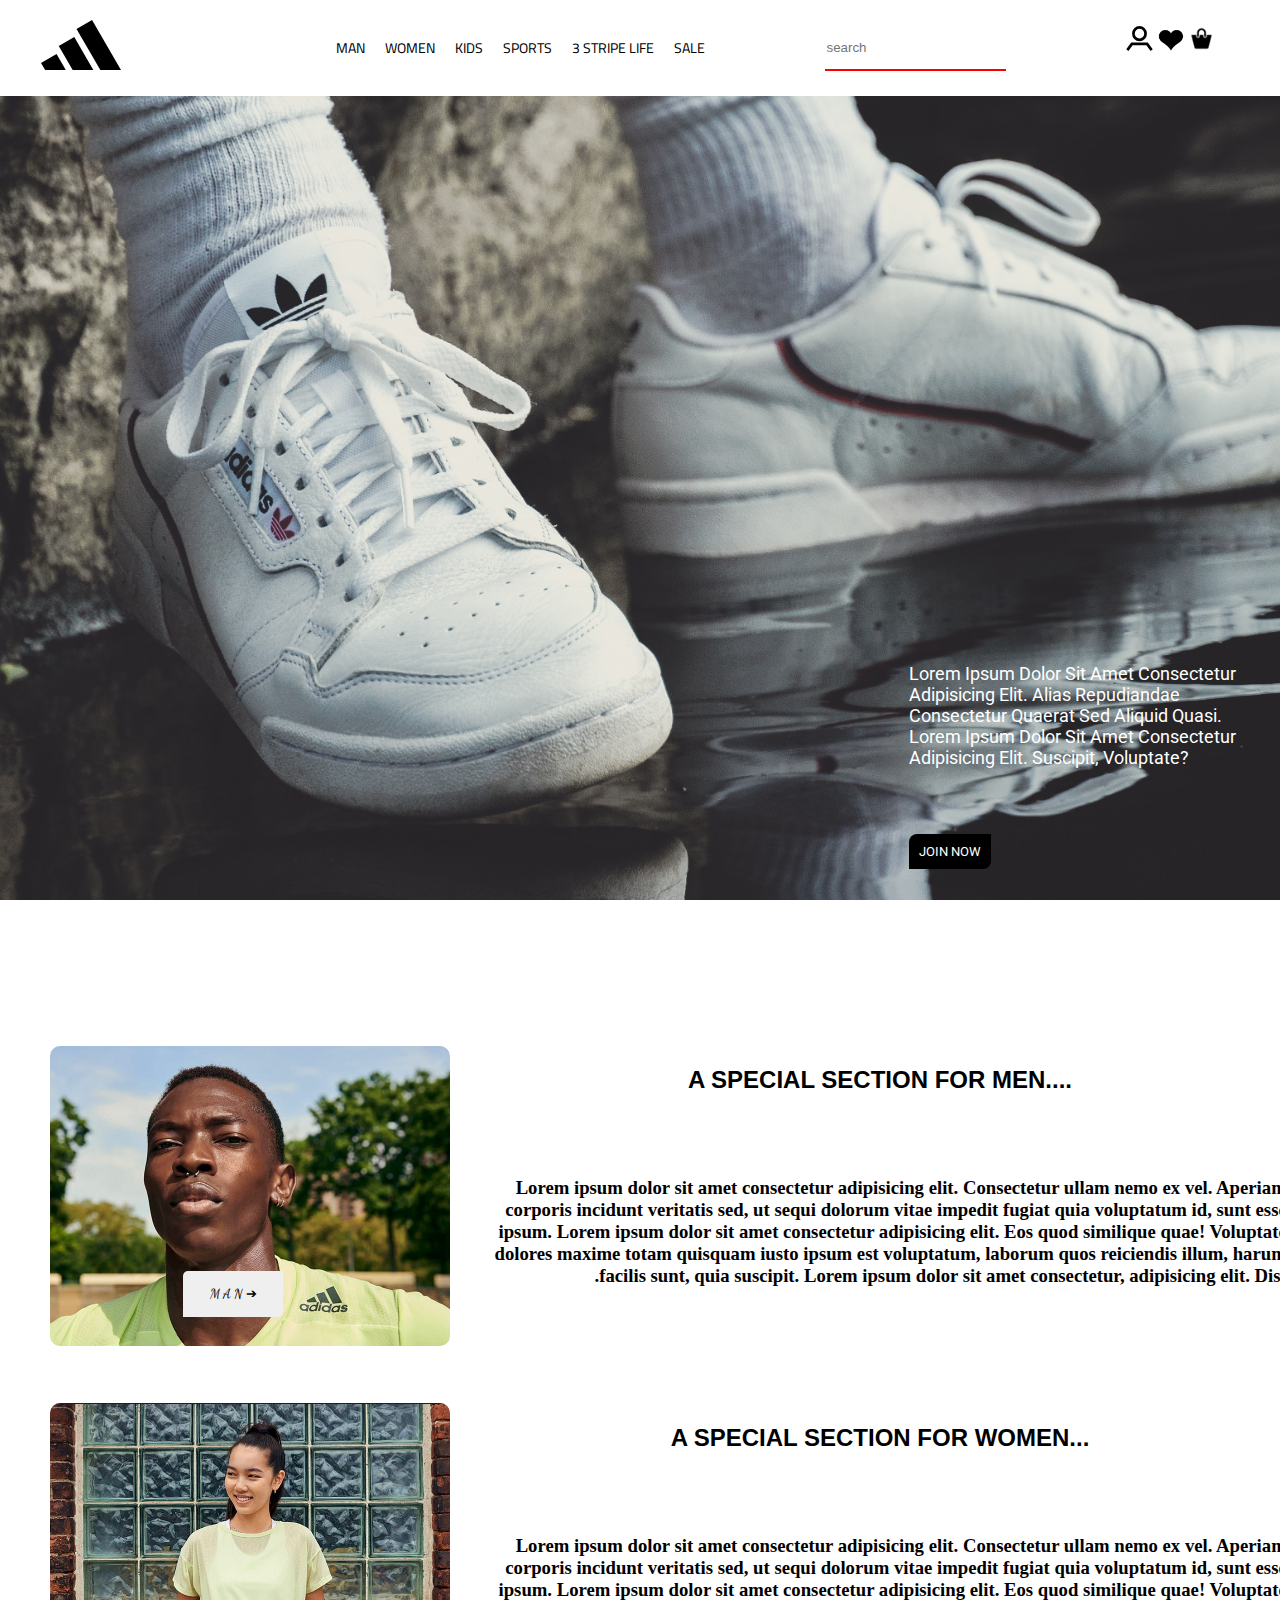
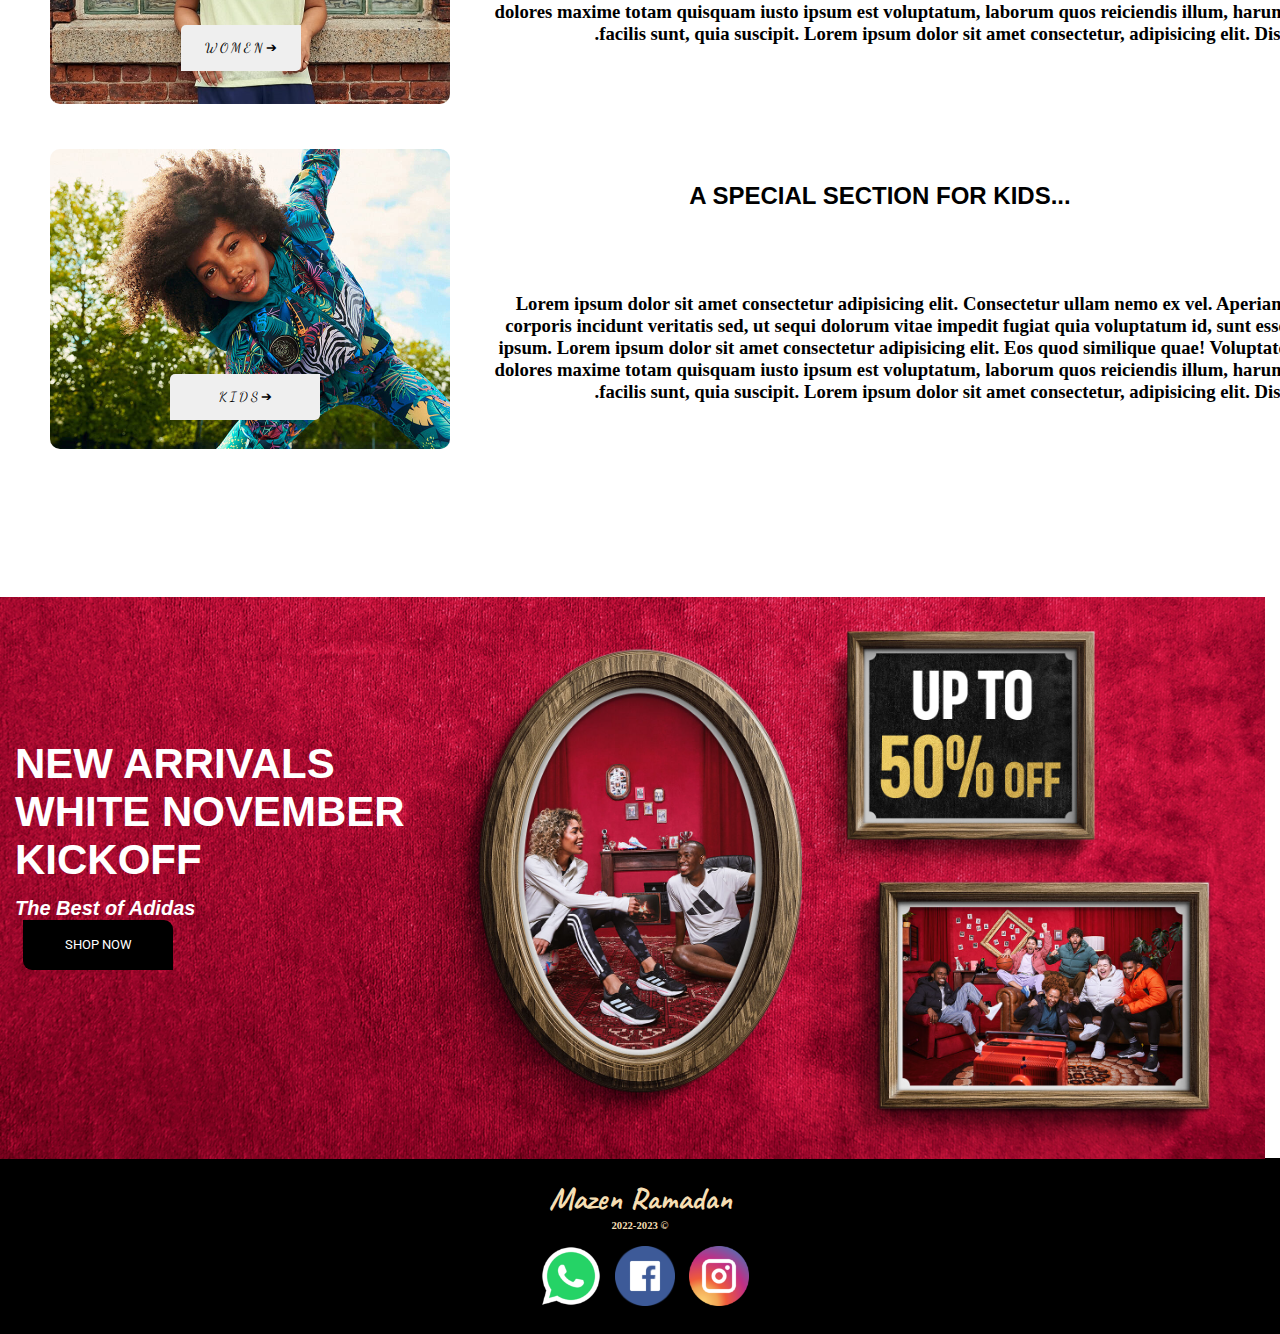
<file: index.html>
<!DOCTYPE html>
<html lang="en">
<head>
    <meta charset="UTF-8">
    <meta http-equiv="X-UA-Compatible" content="IE=edge">
    <meta name="viewport" content="width=device-width, initial-scale=1.0">
    <title>Adids Sports</title>
    <link rel="stylesheet" href="style.css">
    <link rel="icon" href="img/running.png">
    <link rel="preconnect" href="https://fonts.googleapis.com">
    <link rel="preconnect" href="https://fonts.gstatic.com" crossorigin>
    <link href="https://fonts.googleapis.com/css2?family=Cairo:wght@400;700&display=swap" rel="stylesheet">
    <link rel="preconnect" href="https://fonts.googleapis.com">
    <link rel="preconnect" href="https://fonts.gstatic.com" crossorigin>
    <link href="https://fonts.googleapis.com/css2?family=Cairo:wght@900&display=swap" rel="stylesheet">
    <link rel="preconnect" href="https://fonts.googleapis.com">
    <link rel="preconnect" href="https://fonts.gstatic.com" crossorigin>
    <link href="https://fonts.googleapis.com/css2?family=Roboto:ital,wght@1,500&display=swap" rel="stylesheet">
    <link rel="preconnect" href="https://fonts.googleapis.com">
    <link rel="preconnect" href="https://fonts.gstatic.com" crossorigin>
    <link rel="preconnect" href="https://fonts.googleapis.com">
    <link rel="preconnect" href="https://fonts.gstatic.com" crossorigin>
    <link href="https://fonts.googleapis.com/css2?family=Dancing+Script:wght@500&display=swap" rel="stylesheet">
    <link rel="preconnect" href="https://fonts.googleapis.com">
    <link rel="preconnect" href="https://fonts.gstatic.com" crossorigin>
    <link href="https://fonts.googleapis.com/css2?family=Caveat:wght@600&display=swap" rel="stylesheet">
    <link rel="preconnect" href="https://fonts.googleapis.com">
    <link rel="preconnect" href="https://fonts.gstatic.com" crossorigin>
    <link href="https://fonts.googleapis.com/css2?family=Cinzel&display=swap" rel="stylesheet">
</head>
<body>
     <header>
        <nav><img class="logo" src="img/adidas_logo.svg"></nav>
        <ul>
        <div class="link">
            <a href="#"><li>MAN</li></a>
            <a href="#"><li>WOMEN</li></a>
            <a href="#"><li>KIDS</li></a>
            <a href="#"><li>SPORTS</li></a>
            <a href="#"><li>3 STRIPE LIFE</li></a>
            <a href=""><li>SALE</li></a>
        </div>
            <input class="search" type="search" name="" placeholder="search">
            <div class="divv">
            <a class="logo2" href="#"><img  src="img/profile.svg" width="27px"></a>
            <a class="logo3" href="#"><img src="img/seo-social-web-network-internet_132_icon-icons.com_61506.png" width="27px"></a>
            <a class="logo4" href="#"><img  src="img/353439-basket-buy-cart-ecommerce-online-purse-shop-shopping_107515.png" width="27px"></a>
            </div>
        </ul>
     </header>
     <div class="div1">
        <div class="img">
         <p>Lorem ipsum dolor sit amet consectetur adipisicing elit. Alias repudiandae consectetur quaerat sed aliquid quasi.
            Lorem ipsum dolor sit amet consectetur adipisicing elit. Suscipit, voluptate?
         </p>
         <button class="btn5" onclick="test()">JOIN NOW</button>
        </div>
     </div>
     <div class="bg2">
        <div class="taxt">
        <h2>A special section for men....</h2>
        <h3>Lorem ipsum dolor sit amet consectetur adipisicing elit. Consectetur ullam nemo ex vel. Aperiam corporis incidunt veritatis sed,
            ut sequi dolorum vitae impedit fugiat quia voluptatum id, sunt esse ipsum.
           Lorem ipsum dolor sit amet consectetur adipisicing elit. Eos quod similique quae! Voluptate dolores maxime totam quisquam iusto ipsum
            est voluptatum, laborum quos reiciendis illum, harum facilis sunt, quia suscipit.
           Lorem ipsum dolor sit amet consectetur, adipisicing elit. Dist.</h3>
            <img src="img/man.jpg">
            <a href="#"><button>M A N ➔</button></a>
        </div>


         <div class="png2">
            <h2>A special section for WOMEN...</h2>
        <h3>Lorem ipsum dolor sit amet consectetur adipisicing elit. Consectetur ullam nemo ex vel. Aperiam corporis incidunt veritatis sed,
            ut sequi dolorum vitae impedit fugiat quia voluptatum id, sunt esse ipsum.
           Lorem ipsum dolor sit amet consectetur adipisicing elit. Eos quod similique quae! Voluptate dolores maxime totam quisquam iusto ipsum
            est voluptatum, laborum quos reiciendis illum, harum facilis sunt, quia suscipit.
           Lorem ipsum dolor sit amet consectetur, adipisicing elit. Dist.</h3>
            <img src="img/FRONTHPWOMEN.png" alt="">
            <a href="#"><button>W O M E N ➔</button></a>
        </div>

         <div class="png3">
            <h2>A special section for KIDS...</h2>
            <h3>Lorem ipsum dolor sit amet consectetur adipisicing elit. Consectetur ullam nemo ex vel. Aperiam corporis incidunt veritatis sed,
                ut sequi dolorum vitae impedit fugiat quia voluptatum id, sunt esse ipsum.
               Lorem ipsum dolor sit amet consectetur adipisicing elit. Eos quod similique quae! Voluptate dolores maxime totam quisquam iusto ipsum
                est voluptatum, laborum quos reiciendis illum, harum facilis sunt, quia suscipit.
               Lorem ipsum dolor sit amet consectetur, adipisicing elit. Dist.</h3>
          <img src="img/Kids.jpg" alt="">
          <a href="#"><button>K I D S ➔</button></a>
         </div>
     </div>

    <nav class="nav">
        
        <img class="sss" src="img/0000-MENA_WHITENOVEMBER_MH_D_2880x1280px_EN-2.jpg" alt="">
        <strong>NEW ARRIVALS WHITE NOVEMBER ﻿KICKOFF</strong>
        <em>The Best of Adidas</em>
        <a href="#"><button class="btn7">SHOP NOW</button></a>
    </nav>
  
        <footer>
            <h1 class="h1fot">Mazen Ramadan </h1>
            <h6>2022-2023 ©</h6>
            <a href=""><img src="img/wat.png" alt=""></a>
            <a href=""><img src="img/fa.png" alt=""></a>
            <a href=""><img src="img/insta.png" alt=""></a>
        </footer>
    <script src="main.js"></script>
</body>
</html>
</file>
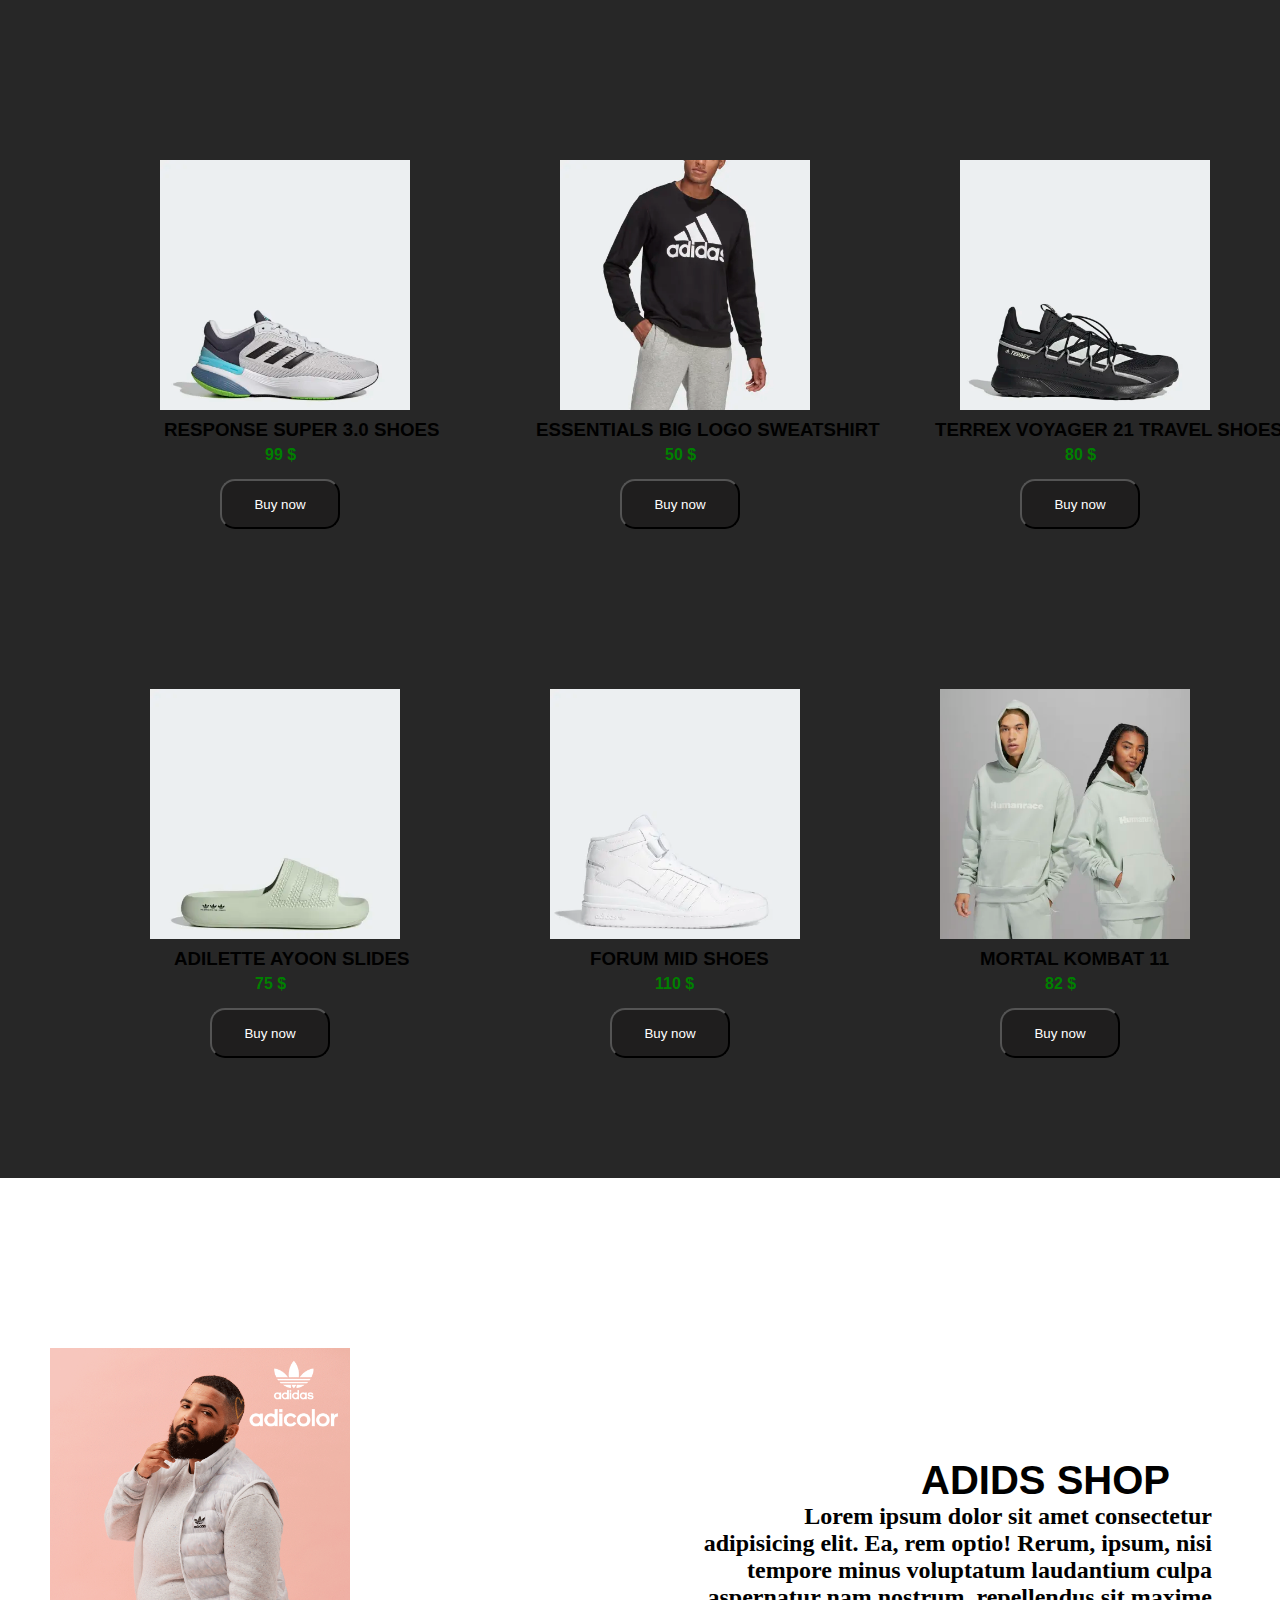
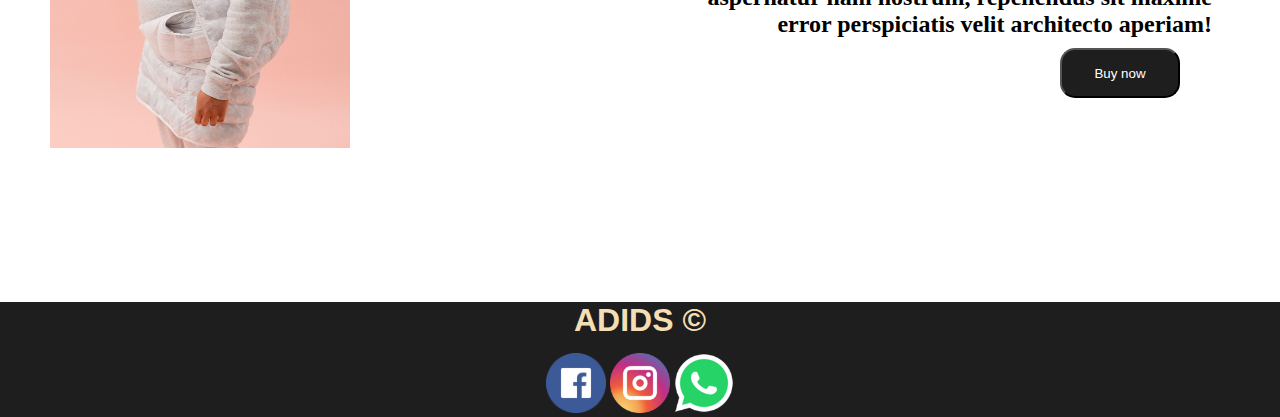
<file: conrt.html>
<!DOCTYPE html>
<html lang="en">
    <head>
        <meta charset="UTF-8">
        <meta http-equiv="X-UA-Compatible" content="IE=edge">
        <meta name="viewport" content="width=device-width, initial-scale=1.0">
        <title>PROJECT</title>
        <link rel="stylesheet" href="styling.css">
        <link rel="icon" href="icon/pikachu_icon-icons.com_67535.png">
    </head>
    <body>




   <section class="con1">
    <div class="cont2">
    <div class="card">
    <div class="img">
    <img src="img/e823f2da4786483497c9ae8900037a03_9366.webp" alt="">
    </div>
    <div class="info">
    <h3 class="text5">RESPONSE SUPER 3.0 SHOES</h3>
    <h4>99 $</h4>
    <input  type="submit" value="Buy now">
    </div>
    </div>
    </div>

    <div class="card2">
        <div class="img">
        <img src="img/bedc2ab16a4b44dc9355ac710121dcca_9366.webp" alt="">
        </div>
        <div class="info">
        <h3 class="text2">ESSENTIALS BIG LOGO SWEATSHIRT</h3>
        <h4>50 $</h4>
        <input  type="submit" value="Buy now">
        </div>
        </div>
        </div>
        <div class="card3">
            <div class="img">
            <img src="img/21f9a7d0851547a6a33bacaa011627e4_9366.webp" alt="">
            </div>
            <div class="info">
            <h3 class="text3">TERREX VOYAGER 21 TRAVEL SHOES</h3>
            <h4>80 $</h4>
            <input  type="submit" value="Buy now">
            </div>
            </div>
       <div class="con3">
    </div>
   </section>
  




   <section class="con2">
    <div class="cont2">
    <div class="card">
    <div class="img">
    <img src="img/b5387fafe65e4d04886cae9800923f04_9366.webp" alt="">
    </div>
    <div class="info">
    <h3 class="text4">ADILETTE AYOON SLIDES</h3>
    <h4>75 $</h4>
    <input  type="submit" value="Buy now">
    </div>
    </div>
    </div>

    <div class="card3">
        <div class="img">
        <img src="img/210749af188848e9b3c8ac5e002ad539_9366.webp" alt="">
        </div>
        <div class="info">
        <h3 class="text1">FORUM MID SHOES</h3>
        <h4>110 $</h4>
        <input  type="submit" value="Buy now">
        </div>
        </div>
    </div>

        <div class="card3">
            <div class="img">
            <img src="img/d9be88bd71fb4b29abc8af0b01764ce0_9366.webp" alt="">
            </div>
            <div class="info">
            <h3 class="text6">Mortal Kombat 11</h3>
            <h4>82 $</h4>
            <input  type="submit" value="Buy now">
            </div>
        </div>
       <div class="con3">
    </div>
   </section>


   <div class="log1">
    <div class="textp">
        <h1>ADIDS SHOP </h1>
        <h2>Lorem ipsum dolor sit amet consectetur adipisicing elit. Ea, rem optio! Rerum, ipsum, nisi tempore minus voluptatum laudantium culpa
             aspernatur nam nostrum, repellendus sit maxime error perspiciatis velit architecto aperiam!</h2>
             <input class="btn5"  type="submit" value="Buy now">
    </div>
<div class="log2">
  <img src="img/0000_adicolor_TC.gif" alt="">
</div>
</div>


<footer>
    <h1>ADIDS ©</h1>
    <a href="#"><img src="img/fa.png" alt=""></a>
    <a href="#"><img src="img/insta.png" alt=""></a>
    <a href="#"><img src="img/wat.png"></a>
</footer>

</body>
</html>
</file>
<file: style.css>
*{
    margin: 0;
}

div{
    position: relative;
    overflow: hidden;
}

.one{
    background-color: rgb(165, 165, 165);
    text-align: center;
    width: 300px;
    padding: 20px;
    border-radius: 10px;
    position: absolute;
}




.two{
    background-color: rgb(165, 165, 165);
    text-align: center;
    width: 300px;
    padding: 20px;
    border-radius: 10px;
    position: absolute;
    left: 38%;
    
}

.three{
    background-color: rgb(165, 165, 165);
    text-align: center;
    width: 300px;
    padding: 20px;
    border-radius: 10px;
    position: absolute;
    left: 74%;
}



s{
    color: red;
}

h4{
    color: green;
}


.logo{
    width: 80px;
    margin-right: 50px;
    transition: 0.5s;
}

header{
    list-style-type: none;
    display: flex;
    justify-content: center;
}

ul{
    list-style-type: none;
    display: flex;
    padding: 25px;
}

li{
    padding: 10px;
    transform: scale();
}

a .logo2{
    width: 25px;
    margin-left: 250px;
    
}
 a.logo3{
     width: 20px; 
     height: 20; 
    
}
a.logo4{
    width: 32px;
    height: 20;
   
}


.img{
    background-image: url(img/pexels-the-happiest-face-\)-1225136.jpg);
    background-repeat: no-repeat;
    width: 100%;
    height: 100vh;
    background-position: center;
    background-size: cover;
    background-attachment: fixed;
}

p{
    width: 327px;
    position: absolute;
    left: 71%;
    top: 63%;
    color: white;
    font-family: 'Roboto', sans-serif;
    font-size: 18px;
    text-transform: capitalize;

}

.div1{
    position: relative;
}

.btn5{
    position: absolute;
    left: 71%;
    top: 82%;
    background-color: black;
    color: white;
    padding: 10px;
    border-radius: 8px 0px 8px 0px;
    border: none;
    font-family: 'Roboto', sans-serif;
    transition: 0.7s;
}

a{
    text-decoration: none;
    font-family: 'Cairo', sans-serif;
    color: black;
    font-size: 14px;
}

.search{
   margin-left: 80px;
   border: none;
   border-bottom: 2px solid red;
}

a:hover{
    color: crimson;
    transition: 0.3s;
}

.divv{
    margin-left: 120px;
}


.btn5:hover{
    background-color: white;
    color: black;
    transition: 0.7s;
    border-radius: 0px 8px 0px 8px;
}

nav{
    margin-right: 130px;
    margin-top: 20px;
}

.link{
   display: flex;
   margin-right: 30px;
}



.search:focus{
    outline: none;
    animation-name: search-color;
    animation-duration: 10s;
}


::selection{
    background-color: rgb(255, 0, 0);
    color: yellow;
}


@keyframes search-color {
    0%{
        border-bottom: 2px solid rgb(30, 255, 0);
        border-bottom: 2px solid rgb(200, 255, 0);
        border-bottom: 2px solid rgb(255, 145, 0);
    }
    50%{
        border-bottom: 2px solid rgb(255, 5, 26);
        border-bottom: 2px solid rgb(255, 5, 130);
        border-bottom: 2px solid rgb(197, 5, 255);
    }
    100%{
        border-bottom: 2px solid rgb(0, 225, 255);
        border-bottom: 2px solid rgb(0, 255, 55);
        border-bottom: 2px solid rgb(255, 0, 170);
    }
}

.logo:hover{
    transform: scale(1.1);
}


h2{
    margin-top: 70px;
    font-family: "AdihausDIN",sans-serif;
    font-weight: 700;
    margin-left: 20em;
    text-transform: uppercase;
    margin-bottom: 80px;
    text-align: center;
    
}

/* .bg2{
    float: left;
    position: relative;
} */

.bg2 .taxt img{
    width: 400px;
    position: relative;
    margin-left: 50px;
    margin-top: -241px;
    transition: 0.7s;
    border-radius: 10px;
}
.bg2 .taxt button{
    padding: 15px;
    position: absolute;
    left: 183px;
    top: 275px;
    border: none;
    border-radius: 5px 0 5px 0;
    font-family: 'Dancing Script', cursive;
    width: 100px;

}

 .png2 img{
    width: 400px;
    margin-left: 50px;
    position: relative;
    margin-top: 10px;
    margin-top: -242px;
    /* transition: 0.7s; */
    border-radius: 10px;
}
 .png2 button{
    padding: 15px;
    position: absolute;
    left: 181px;
    top: 271px;
    border: none;
    border-radius: 5px 0 5px 0;
    font-family: 'Dancing Script', cursive;
    width: 120px;

}

 .png3 img{
    width: 400px;
    margin-left: 50px;
    position: relative;
    margin-top: 10px;
    margin-top: -254px;
    transition: 0.7s;
    border-radius: 10px;
}
 .png3 button{
    padding: 15px;
    position: absolute;
    left: 170px;
    top: 262px;
    border: none;
    border-radius: 5px 0 5px 0;
    font-family: 'Dancing Script', cursive;
    width: 150px;
}



h3{
    width: 800px;
    direction: rtl;
    margin: auto;
    margin-left: 26em;
    margin-top: 83px;
    

}






.png3 button:hover{
    background-color: rgb(30, 154, 255);
    
    color: white;
    
}
.png2 button:hover{
    background-color: rgb(144, 160, 4);
    color: white;
    
}
.bg2 .taxt button:hover{
    background-color: rgb(146, 155, 65);
    color: white;
    
}

button{
    transition: 0.5s;
}
.png3{
    margin-bottom: 120px;
}


nav{
    position: relative;
}
.nav img{
    width: 110%;
    
}

strong{
    font-family: "AdihausDIN",sans-serif;
    font-weight: bolder;
    font-size: 42px;
    position: absolute;
    top: 143px;
    width: 404px;
    color: white;
    margin-left: 15px;
    
}

em{
    font-size: 20px;
    font-weight: bold;
    position: absolute;
    top: 300px;
    color: white;
    margin-left: 15px;
    font-family: "AdihausDIN",sans-serif;
}

.btn7{
    position: absolute;
    left: 2%;
    top: 57%;;
    background-color: black;
    color: white;
    padding: 10px;
    border-radius: 0px 9px 0px 9px;
    border: none;
    font-family: 'Roboto', sans-serif;
    transition: 0.7s;
    width: 150px;
    height: 50px;
}

.btn7:hover{
    background-color: white;
    color: black;
    transition: 0.7s;
    border-radius: 8px 0px 8px 0px;
}

footer{
    background-color: black;
    color: wheat;
    text-align: center;
    margin-top: -5px;
    
}

footer img{
    margin-top: 15px;
    width: 60px;
    margin-bottom: 20px;
    padding-left: 10px;
    transition: 0.7s;
}

footer img:hover{
    transform: scale(1.3);
}

.h1fot{
    padding-top: 20px;
    font-family: 'Caveat', cursive;

}

.logo3:hover{
    transform: scale(1.3);
}
</file>
<file: styling.css>
*{
    margin: 0;
    padding: 0;
    font-family: 'Franklin Gothic Medium', 'Arial Narrow', Arial, sans-serif;
}

header {
    display: flex;
    justify-content: space-between;
    text-align: center;
}

.search{
    width: 40px;
    height: 40px;
    padding: 20px;
}

li{
    list-style-type: none;
}

header ul{
    display: flex;
    padding: 35px;
}

li a{
    padding: 10px;
    text-decoration: none;
    color: brown;
}

header img{
    padding: 10px;
    width: 80px;
    margin-left: 15px;
}

.search-hover{
    color: azure;
}



.continer h1{
    color: rgb(196, 196, 196);
    margin-left: 60px;
    margin-top: 150px;
    text-transform: uppercase;
    font-size: 3em;
}

.continer h3{
    color: rgb(184, 184, 184);
    width: 30%;
    margin-left: 60px;
    margin-top: 5px;
}

input[type="submit"]{
   width: 120px;
   height: 50px;
   background-color: rgb(31, 30, 30);
   color: white;
   margin-left: 60px;
   margin-top: 10px;
   border-radius: 15px;
}

header ul li a:hover{
    color: white;
    transition: 0.5s;
}

input[type="submit"]:hover{
    background-color: brown;
    transition: 0.4s;
}

.title{
    display: flex;
    justify-content: center;
    color: brown;
    font-size: 2.2em;
    font-weight: 800;
    margin-bottom: 50px;
    margin-left: 50px;
}

.img img{
    width: 250px;
}

section{
    background-color: rgb(39, 39, 39);
    overflow: hidden;
}

.con1{
    display: flex;
    padding: 160px ;
}

.card img{
    padding-right: 150px;
}

.card2 img{
    padding-right: 150px;
}

.text1{
    margin-left: 40px;
    margin-top: 5px;
}

h4{
    margin-left: 100px;
    padding: 5px;
    color: green;
}

.text2{
    margin-left: -24px;
    margin-top: 5px;
}

.text3{
    margin-left: -25px;
    margin-top: 5px;
}

.log2 h1{
    text-align: end;
    color: wheat;
}

h5{
    color: wheat;
    width: 40%;
    text-align: right;
    margin-left: 700px;
    margin-top: 300px;

}

.card3 img{
    padding-right: 140px;
}

.con2{
    display: flex;
    padding-left: 150px;
    padding-bottom: 120px;
}

.text4{
    margin-left: 24px;
    margin-top: 5px;
}

.text5{
    margin-left: 4px;
    margin-top: 5px;
}

.text6{
    margin-left: 40px;
    text-transform: uppercase;
    margin-top: 5px;
}

.log2 img{
    width: 500px;
    margin-left: 50px;
    margin-top: -350px;
}

.textp{
    text-align: end;
}

.textp h2{
    width: 40%;
    margin-left: 700px;
    font-family: 'Lucida Sans', 'Lucida Sans Regular', 'Lucida Grande', 'Lucida Sans Unicode', Geneva, Verdana, sans-serifs;
}

.textp h1{
    margin-top: 280px;
    margin-right: 110px;
    font-size: 2.5em;
}

.log2{
    margin-bottom: 150px;
}

.btn5{
    margin-right: 100px;
}

footer{
    background-color: rgb(31, 30, 30);
    color: wheat;
    text-align: center;
    
}

footer img{
    margin-top: 14px;
    width: 60px;
}

footer img:hover{
    transform: translateX(2px);
}

.log2 img{
    width: 300px;
}
</file>
